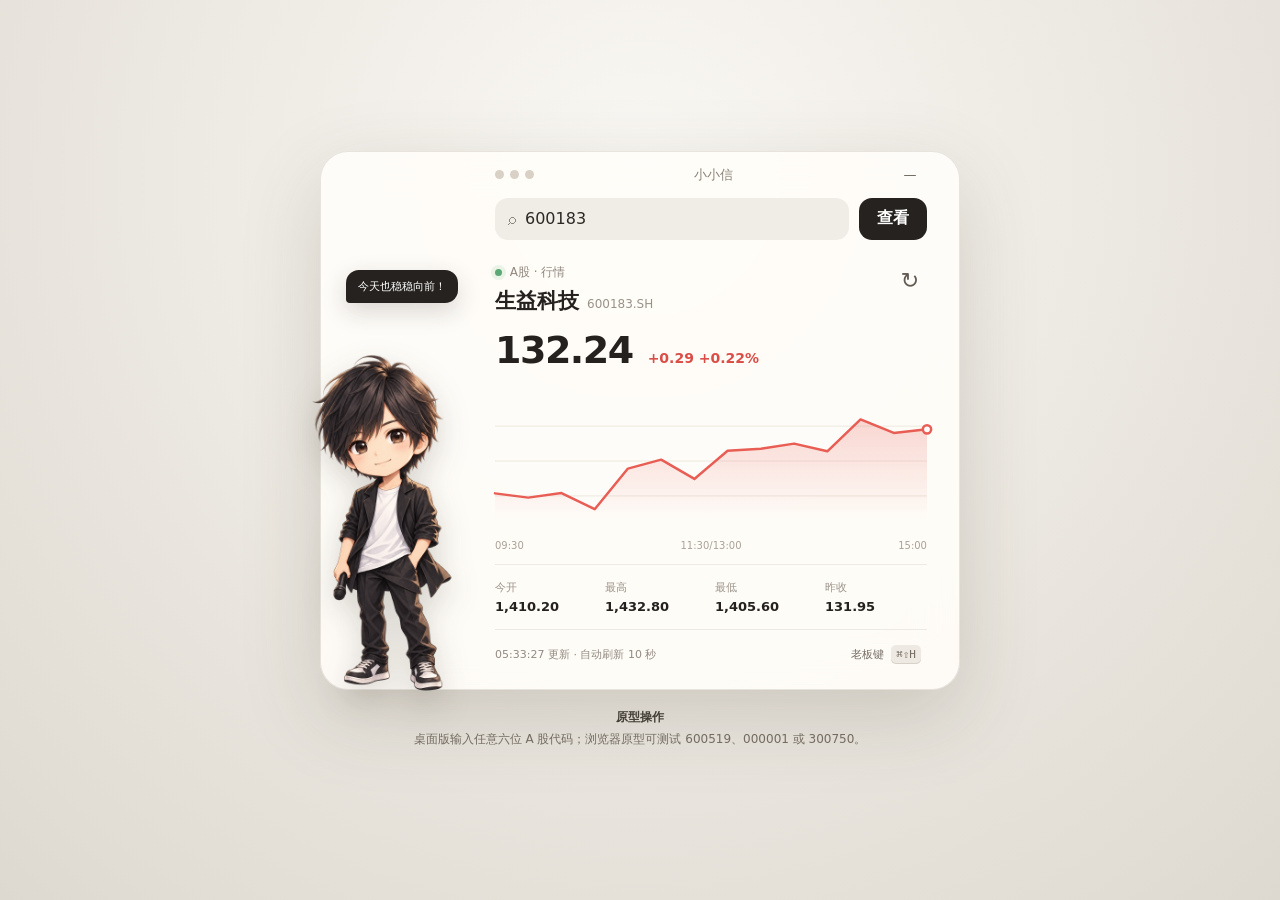
<file: index.html>
<!doctype html>
<html lang="zh-CN">
  <head>
    <meta charset="UTF-8" />
    <meta name="viewport" content="width=device-width, initial-scale=1.0" />
    <meta name="theme-color" content="#f7f3eb" />
    <title>小小信 · A股桌面行情宠物</title>
    <link rel="stylesheet" href="styles.css" />
  </head>
  <body>
    <main class="stage" aria-label="小小信桌面行情原型">
      <section class="pet-window" id="petWindow">
        <header class="window-bar">
          <div class="traffic-lights" aria-hidden="true"><i></i><i></i><i></i></div>
          <span>小小信</span>
          <button class="icon-button" id="collapseButton" aria-label="收起行情">—</button>
        </header>

        <div class="search-row">
          <label class="search-box">
            <span aria-hidden="true">⌕</span>
            <input id="stockInput" value="600183" placeholder="股票、指数或中文名称" autocomplete="off" maxlength="16" />
          </label>
          <button class="primary-button" id="searchButton">查看</button>
        </div>
        <div class="search-results" id="searchResults" role="listbox" aria-label="股票与指数搜索结果"></div>

        <div class="quote">
          <div>
            <p class="eyebrow"><span id="marketStatus" class="status-dot"></span> <span id="marketLabel">A股 · 行情</span></p>
            <h1><span id="stockName">生益科技</span><small id="stockCode">600183.SH</small></h1>
          </div>
          <button class="icon-button refresh" id="refreshButton" aria-label="手动刷新">↻</button>
        </div>

        <div class="price-row">
          <strong id="currentPrice">132.24</strong>
          <span id="change" class="up">+0.29&nbsp;&nbsp;+0.22%</span>
        </div>

        <div class="chart-wrap">
          <svg id="chart" viewBox="0 0 520 168" role="img" aria-label="当日分时走势图">
            <defs>
              <linearGradient id="areaGradient" x1="0" y1="0" x2="0" y2="1">
                <stop offset="0" stop-color="#e85d54" stop-opacity=".24" />
                <stop offset="1" stop-color="#e85d54" stop-opacity="0" />
              </linearGradient>
            </defs>
            <g class="grid-lines"><line x1="0" y1="42" x2="520" y2="42"/><line x1="0" y1="84" x2="520" y2="84"/><line x1="0" y1="126" x2="520" y2="126"/></g>
            <path id="areaPath" class="area" />
            <path id="linePath" class="line" />
            <circle id="lastPoint" r="5" />
          </svg>
          <div class="chart-axis"><span>09:30</span><span>11:30/13:00</span><span>15:00</span></div>
        </div>

        <dl class="metrics">
          <div><dt>今开</dt><dd id="openPrice">1,410.20</dd></div>
          <div><dt>最高</dt><dd id="highPrice">1,432.80</dd></div>
          <div><dt>最低</dt><dd id="lowPrice">1,405.60</dd></div>
          <div><dt>昨收</dt><dd id="prevPrice">1,410.70</dd></div>
        </dl>

        <footer>
          <span id="updateText">刚刚更新 · 自动刷新 10 秒</span>
          <button id="bossButton">老板键 <kbd>⌘⇧H</kbd></button>
        </footer>

        <div class="pet-stage">
          <img class="pet" src="assets/pets/default/xiaoxin.png" alt="小小信 Q 版人物" />
          <img class="concert-band" id="concertBand" src="assets/pets/default/mayday-concert.png" alt="五月天风格 Q 版乐队演唱会" />
          <div class="pet-effects" id="petEffects" aria-hidden="true"></div>
          <div class="speech" id="speech" aria-live="polite">今天也稳稳向前！</div>
        </div>
        <span class="mini-status" id="miniStatus" aria-live="polite">等待刷新</span>
        <button class="compact-expand" id="compactExpand" aria-label="展开行情">↗</button>
      </section>

      <aside class="notes">
        <span>原型操作</span>
        <p>桌面版输入任意六位 A 股代码；浏览器原型可测试 600519、000001 或 300750。</p>
      </aside>
    </main>
    <script src="app.js"></script>
  </body>
</html>
</file>
<file: styles.css>
:root {
  color-scheme: light;
  font-family: Inter, "PingFang SC", "Microsoft YaHei", system-ui, sans-serif;
  background: #e9e5dd;
  color: #24211e;
}

* { box-sizing: border-box; }
body { margin: 0; min-height: 100vh; background: radial-gradient(circle at 50% 20%, #faf8f4, #ded9d0); }
button, input { font: inherit; }
button { cursor: pointer; }
.stage { min-height: 100vh; display: grid; place-content: center; gap: 18px; padding: 32px; }
.pet-window { position: relative; width: min(640px, calc(100vw - 32px)); padding: 0 32px 26px 174px; border: 1px solid rgba(76,65,52,.13); border-radius: 28px; background: rgba(255,253,249,.92); box-shadow: 0 26px 80px rgba(67,53,35,.18); backdrop-filter: blur(22px); overflow: visible; transition: width .25s ease, padding .25s ease; }
.window-bar { height: 46px; display: flex; align-items: center; justify-content: space-between; color: #8a8176; font-size: 13px; }
.traffic-lights { display: flex; gap: 6px; }
.traffic-lights i { width: 9px; height: 9px; border-radius: 50%; background: #d9d1c6; }
.icon-button { border: 0; background: transparent; color: #625b53; width: 34px; height: 34px; border-radius: 50%; }
.icon-button:hover { background: #eee9e2; }
.search-row { display: flex; gap: 10px; }
.search-box { flex: 1; display: flex; align-items: center; gap: 7px; padding: 0 13px; height: 42px; border-radius: 13px; background: #f0ede7; color: #8e877e; }
.search-box input { min-width: 0; flex: 1; border: 0; outline: 0; background: transparent; color: #2c2925; }
.primary-button { border: 0; border-radius: 13px; padding: 0 18px; background: #25221f; color: white; font-weight: 600; }
.search-results { display: none; }
.quote { margin-top: 24px; display: flex; align-items: flex-start; justify-content: space-between; }
.eyebrow { margin: 0 0 6px; color: #91887d; font-size: 12px; }
.status-dot { display: inline-block; width: 7px; height: 7px; border-radius: 50%; background: #59a875; margin-right: 4px; box-shadow: 0 0 0 4px rgba(89,168,117,.12); }
h1 { margin: 0; font-size: 21px; font-weight: 650; }
h1 small { margin-left: 8px; color: #9a9288; font-size: 12px; font-weight: 500; }
.refresh { font-size: 22px; transition: transform .4s ease; }
.refresh.spinning { transform: rotate(360deg); }
.price-row { margin-top: 13px; display: flex; align-items: baseline; gap: 15px; }
.price-row strong { font-size: 38px; letter-spacing: -1.5px; }
.price-row span { font-size: 14px; font-weight: 650; }
.price-row .index-points { color: #746c63; white-space: nowrap; }
.up { color: #db4e48; } .down { color: #2a9c68; }
.chart-wrap { margin-top: 14px; }
#chart { width: 100%; height: 150px; overflow: visible; }
.grid-lines line { stroke: #e9e4dc; stroke-width: 1; }
.area { fill: url(#areaGradient); }
.line { fill: none; stroke: #e85d54; stroke-width: 3; stroke-linecap: round; stroke-linejoin: round; }
#lastPoint { fill: #fff; stroke: #e85d54; stroke-width: 3; }
.chart-axis { display: flex; justify-content: space-between; color: #aaa197; font-size: 10px; }
.metrics { display: grid; grid-template-columns: repeat(4, 1fr); gap: 8px; padding: 15px 0; margin: 13px 0 0; border-top: 1px solid #eee9e2; border-bottom: 1px solid #eee9e2; }
.metrics div { min-width: 0; }
.metrics dt { color: #9b9288; font-size: 11px; }
.metrics dd { margin: 4px 0 0; font-size: 13px; font-weight: 600; }
footer { display: flex; justify-content: space-between; align-items: center; gap: 12px; margin-top: 16px; color: #938a80; font-size: 11px; }
footer button { border: 0; background: transparent; color: #746c63; font-size: 11px; }
kbd { margin-left: 4px; padding: 3px 5px; border-radius: 5px; background: #eee9e2; box-shadow: inset 0 -1px #d8d1c8; }
.pet { position: absolute; z-index: 3; left: -54px; bottom: -10px; width: 235px; height: 352px; object-fit: contain; object-position: center bottom; filter: drop-shadow(0 12px 16px rgba(50,39,29,.2)); transform-origin: 50% 100%; animation: breathe 3s ease-in-out infinite; }
.pet-stage { display: contents; }
.speech { position: absolute; z-index: 4; left: 25px; top: 118px; max-width: 138px; padding: 9px 12px; border-radius: 13px 13px 13px 4px; background: #25221f; color: white; font-size: 11px; box-shadow: 0 8px 24px rgba(43,34,27,.18); }
.compact-expand { display: none; }
.mini-status { display: none; }
.concert-band { display: none; }
.notes { width: min(640px, calc(100vw - 32px)); color: #776f66; font-size: 12px; line-height: 1.6; text-align: center; }
.notes span { font-weight: 650; color: #443f39; }
.notes p { margin: 3px 0 0; }
.pet-window.collapsed { width: 170px; height: 170px; min-height: 170px; padding: 0; border: 0; border-radius: 24px; background: rgba(255,253,249,.88); overflow: hidden; }
.pet-window.collapsed .window-bar, .pet-window.collapsed .search-row, .pet-window.collapsed .chart-wrap, .pet-window.collapsed .metrics, .pet-window.collapsed footer, .pet-window.collapsed .quote, .pet-window.collapsed .price-row, .pet-window.collapsed .speech { display: none; }
.pet-window.collapsed .pet { width: 132px; height: 198px; left: 2px; bottom: -30px; }
.pet-window.collapsed .compact-expand { display: grid; position: absolute; z-index: 6; right: 8px; top: 8px; width: 30px; height: 30px; place-items: center; border: 0; border-radius: 50%; background: rgba(37,34,31,.82); color: white; }
.boss-hidden { opacity: 0; pointer-events: none; transform: scale(.96); }
@keyframes breathe { 0%,100% { transform: translateY(0) rotate(-.5deg); } 50% { transform: translateY(-5px) rotate(.5deg); } }
@media (max-width: 620px) {
  .stage { padding: 18px; }
  .pet-window { padding-left: 32px; padding-bottom: 170px; }
  .pet { left: 18px; width: 142px; height: 213px; }
  .speech { left: 135px; top: auto; bottom: 105px; }
}

:root:has(> body.native-app) { background: transparent; }
body.native-app {
  --panel-ink: #20252e;
  --panel-muted: #596474;
  --panel-rule: #e6e9ee;
  --panel-red: #c82031;
  --panel-green: #08794b;
  min-height: 100vh;
  background: transparent;
  color: var(--panel-ink);
  font-family: "PingFang SC", "Microsoft YaHei", system-ui, sans-serif;
  overflow: hidden;
}
body.native-app .stage { min-height: 100vh; padding: 0; place-content: start; }
body.native-app .notes { display: none; }
body.native-app .pet-window {
  border: 1px solid var(--panel-rule);
  background: #fff;
  backdrop-filter: none;
  box-shadow: 0 8px 24px rgba(31, 41, 55, .15);
  transition: none;
}
body.native-app .up { color: var(--panel-red); }
body.native-app .down { color: var(--panel-green); }
body.native-app .price-row,
body.native-app #stockCode,
body.native-app .mini-status { font-variant-numeric: tabular-nums; }
body.native-app .pet-window:not(.collapsed) { width: 200px; height: 200px; min-height: 200px; padding: 8px 9px; border-radius: 12px; overflow: hidden; }
body.native-app .pet-window:not(.collapsed) .window-bar { display: block; position: absolute; z-index: 8; right: 5px; bottom: 3px; width: 24px; height: 24px; }
body.native-app .pet-window:not(.collapsed) .window-bar .traffic-lights,
body.native-app .pet-window:not(.collapsed) .window-bar > span { display: none; }
body.native-app .pet-window:not(.collapsed) .window-bar .icon-button { width: 24px; height: 24px; font-size: 12px; }
body.native-app .icon-button { color: var(--panel-muted); }
body.native-app .icon-button:hover { background: #f1f3f6; }
body.native-app .pet-window:not(.collapsed) .search-row { gap: 5px; height: 25px; margin-left: 18px; }
body.native-app .pet-window:not(.collapsed) .search-box { height: 25px; min-width: 0; padding: 0 6px; border-radius: 5px; background: #f3f5f7; color: var(--panel-muted); font-size: 10px; }
body.native-app .search-box:focus-within { outline: 1px solid var(--panel-red); }
body.native-app .pet-window:not(.collapsed) .primary-button { height: 25px; padding: 0 8px; border-radius: 5px; background: var(--panel-red); font-size: 10px; }
body.native-app .pet-window:not(.collapsed) .search-results.open { display: grid; position: absolute; z-index: 12; top: 37px; left: 9px; right: 9px; max-height: 112px; overflow-y: auto; padding: 4px; border: 1px solid var(--panel-rule); border-radius: 6px; background: #fff; box-shadow: 0 8px 20px rgba(31,41,55,.14); }
body.native-app .pet-window:not(.collapsed) .search-results button { display: flex; justify-content: space-between; gap: 6px; width: 100%; padding: 7px 8px; border: 0; border-radius: 7px; background: transparent; color: #2c2925; font-size: 10px; text-align: left; }
body.native-app .pet-window:not(.collapsed) .search-results button:hover { background: #f3f5f7; }
body.native-app .pet-window:not(.collapsed) .search-results small { color: var(--panel-muted); white-space: nowrap; }
body.native-app .pet-window:not(.collapsed) .quote { margin-top: 3px; height: 23px; align-items: center; }
body.native-app .pet-window:not(.collapsed) .eyebrow { display: none; }
body.native-app .quote > div { min-width: 0; }
body.native-app .pet-window:not(.collapsed) h1 { font-size: 12px; line-height: 1.2; overflow: hidden; text-overflow: ellipsis; white-space: nowrap; }
body.native-app .pet-window:not(.collapsed) h1 small { margin-left: 5px; color: var(--panel-muted); font-size: 9px; }
body.native-app .pet-window:not(.collapsed) .refresh { width: 24px; height: 24px; font-size: 16px; }
body.native-app .pet-window:not(.collapsed) .price-row { height: 27px; margin-top: 1px; gap: 6px; white-space: nowrap; }
body.native-app .pet-window:not(.collapsed) .price-row strong { font-size: 23px; line-height: 1.1; letter-spacing: -.45px; }
body.native-app .pet-window:not(.collapsed) .price-row span { font-size: 9px; overflow: hidden; text-overflow: ellipsis; }
body.native-app .price-row .index-points { color: var(--panel-muted); }
body.native-app .pet-window:not(.collapsed) .chart-wrap { margin-top: 4px; padding: 2px 4px; border: 1px solid var(--panel-rule); border-radius: 4px; }
body.native-app .pet-window:not(.collapsed) #chart { display: block; height: 54px; }
body.native-app .grid-lines line { stroke: var(--panel-rule); stroke-dasharray: 4 4; }
body.native-app #areaGradient stop:first-child { stop-color: #2664a3; stop-opacity: .12; }
body.native-app .line, body.native-app #lastPoint { stroke-width: 1.2px; vector-effect: non-scaling-stroke; }
body.native-app .pet-window:not(.collapsed) .chart-axis { display: none; }
body.native-app .pet-window:not(.collapsed) .metrics,
body.native-app .pet-window:not(.collapsed) footer,
body.native-app .pet-window:not(.collapsed) .speech { display: none; }
body.native-app .pet-window:not(.collapsed) .pet-stage { display: block; position: absolute; z-index: 3; inset: auto 29px 0 0; height: 44px; overflow: hidden; pointer-events: none; }
body.native-app .pet-window:not(.collapsed) .pet { width: 33px; height: 40px; left: auto; right: 2px; bottom: -2px; filter: none; pointer-events: auto; }
body.native-app .pet-window:not(.collapsed) .pet { cursor: pointer; }
body.native-app .pet-window:not(.collapsed) .pet:hover { opacity: 1; transform: translateY(-3px) rotate(-3deg); }
body.native-app .pet-window:not(.collapsed) .pet.interacting { animation: pet-hop .68s cubic-bezier(.2,.8,.3,1); }
body.native-app .pet-window:not(.collapsed) .pet.concert { animation: pet-concert .42s ease-in-out 5; }
body.native-app .pet-window:not(.collapsed) .pet.market-up { animation: pet-celebrate .7s cubic-bezier(.2,.8,.3,1); }
body.native-app .pet-window:not(.collapsed) .pet.market-down { animation: pet-wobble .58s ease-in-out; }
body.native-app .pet-window:not(.collapsed) .speech.interaction { display: block; left: auto; right: 38px; top: 2px; bottom: auto; max-width: 120px; padding: 3px 5px; border-radius: 5px; background: var(--panel-ink); font-size: 9px; }
body.native-app .pet-window:not(.collapsed) .pet-effects { position: absolute; z-index: 7; right: 0; bottom: 2px; width: 60px; height: 42px; pointer-events: none; }
body.native-app .pet-window:not(.collapsed) .concert-band.show { display: block; position: absolute; z-index: 6; right: 1px; bottom: -2px; width: 84px; height: 34px; object-fit: contain; object-position: right bottom; animation: band-stage 1.95s ease-in-out both; pointer-events: none; }
.pet-effects .note { position: absolute; bottom: 4px; right: 20px; color: #7b62a8; font-size: 14px; font-weight: 600; animation: note-float 1.35s ease-out forwards; }
.pet-effects .move-badge { position: absolute; right: 36px; bottom: 15px; font-size: 13px; font-weight: 700; animation: move-badge .9s ease-out forwards; }
.pet-effects .move-badge.up-move { color: #db4e48; }
.pet-effects .move-badge.down-move { color: #2a9c68; }
body.native-app .pet-window:not(.collapsed) .mini-status { display: block; position: absolute; left: 9px; right: 67px; bottom: 7px; color: var(--panel-muted); font-size: 9px; overflow: hidden; text-overflow: ellipsis; white-space: nowrap; }

body.native-app .pet-window.collapsed { width: 120px; height: 56px; min-height: 56px; border-radius: 10px; background: #fff; box-shadow: 0 8px 20px rgba(31,41,55,.15); }
body.native-app .pet-window.collapsed .price-row { display: flex; position: absolute; inset: 0; align-items: center; justify-content: center; margin: 0; }
body.native-app .pet-window.collapsed .price-row strong { font-size: 21px; letter-spacing: -.4px; }
body.native-app .pet-window.collapsed .price-row span { display: none; }
body.native-app .pet-window.collapsed .pet,
body.native-app .pet-window.collapsed .concert-band,
body.native-app .pet-window.collapsed .pet-effects,
body.native-app .pet-window.collapsed .compact-expand,
body.native-app .pet-window.collapsed .mini-status { display: none; }
body.native-app .pet-window.collapsed .price-row { cursor: pointer; }

@keyframes pet-hop {
  0%,100% { transform: translateY(0) rotate(0); }
  30% { transform: translateY(-16px) rotate(-8deg) scale(1.05); }
  55% { transform: translateY(-7px) rotate(7deg) scale(.98); }
  75% { transform: translateY(-11px) rotate(-3deg); }
}
@keyframes pet-concert {
  0%,100% { transform: translateY(0) rotate(-5deg); }
  50% { transform: translateY(-6px) rotate(7deg) scale(1.04); }
}
@keyframes band-stage {
  0% { opacity: 0; transform: translateY(22px) scale(.72); filter: brightness(.8) drop-shadow(0 4px 7px rgba(64,42,78,.1)); }
  18% { opacity: 1; transform: translateY(0) scale(1.03); }
  36%,70% { opacity: 1; transform: translateY(-3px) scale(1) rotate(-1deg); filter: brightness(1.12) drop-shadow(0 4px 10px rgba(115,72,160,.55)); }
  53%,84% { opacity: 1; transform: translateY(0) scale(1.02) rotate(1deg); }
  100% { opacity: 0; transform: translateY(16px) scale(.84); }
}
@keyframes pet-celebrate {
  0%,100% { transform: translateY(0) scale(1); }
  35% { transform: translateY(-14px) rotate(-7deg) scale(1.08); }
  62% { transform: translateY(-5px) rotate(6deg); }
}
@keyframes pet-wobble {
  0%,100% { transform: translateX(0) rotate(0); }
  20% { transform: translateX(-4px) rotate(-6deg); }
  40% { transform: translateX(4px) rotate(5deg); }
  60% { transform: translateX(-3px) rotate(-4deg); }
  80% { transform: translateX(2px) rotate(2deg); }
}
@keyframes note-float {
  0% { opacity: 0; transform: translate(0,0) scale(.7) rotate(0); }
  20% { opacity: 1; }
  100% { opacity: 0; transform: translate(var(--drift), -66px) scale(1.15) rotate(18deg); }
}
@keyframes move-badge {
  0% { opacity: 0; transform: translateY(4px) scale(.7); }
  25% { opacity: 1; transform: translateY(0) scale(1); }
  100% { opacity: 0; transform: translateY(-24px) scale(1.05); }
}
</file>
